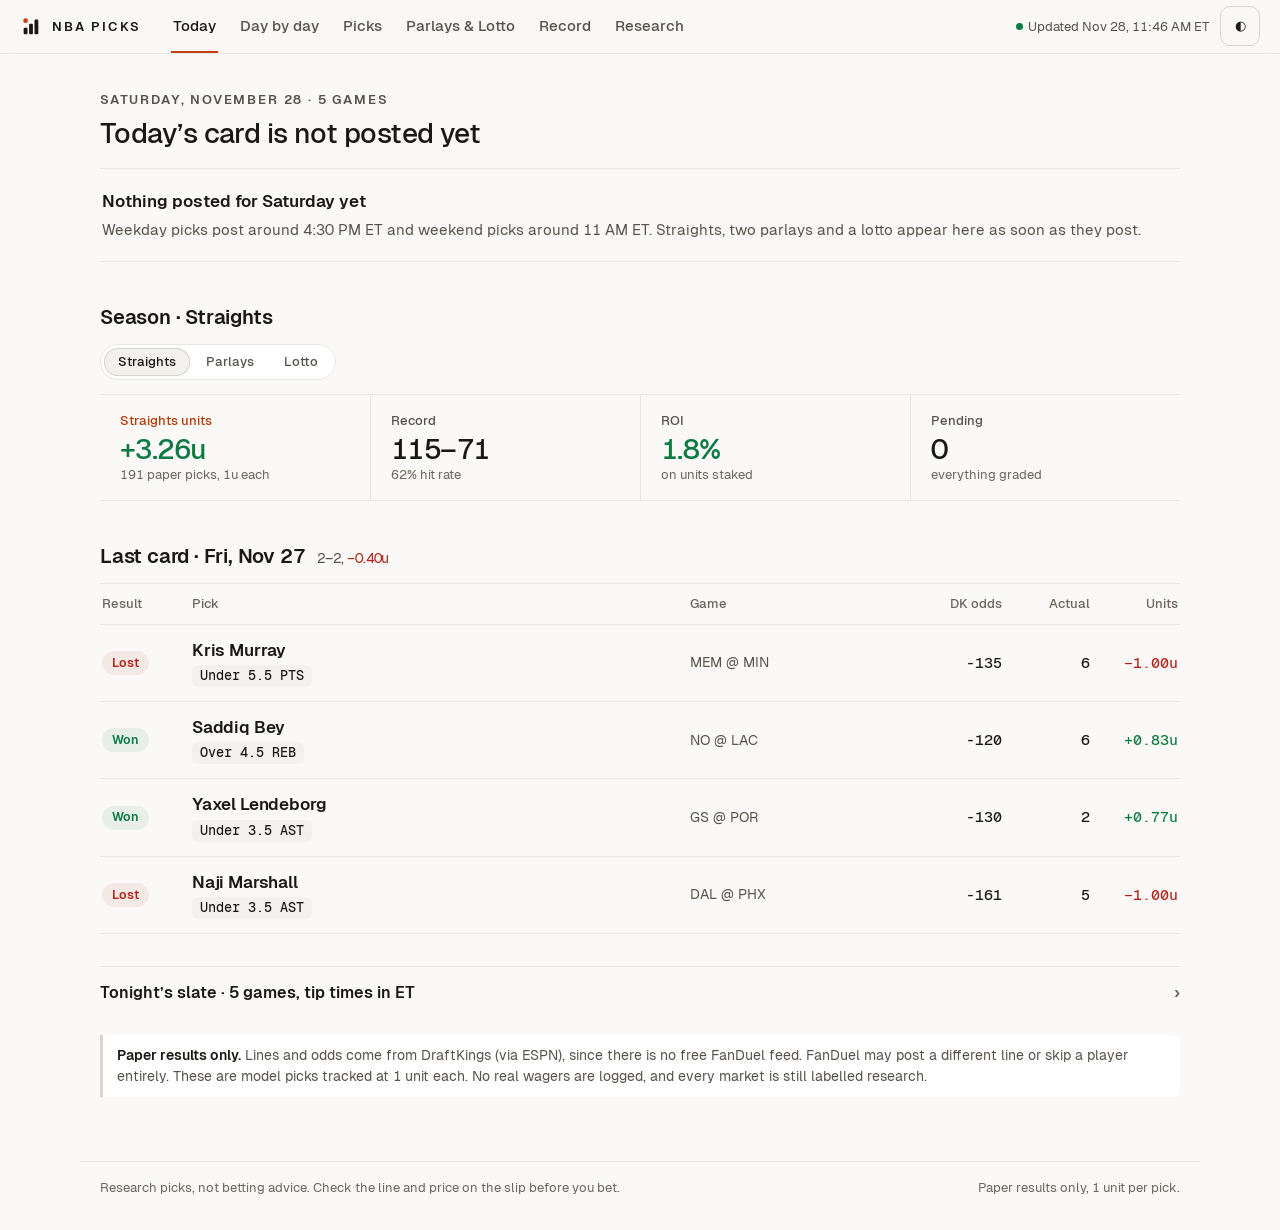
<file: site/app/index.html>
<!doctype html>
<html lang="en">
<head>
<meta charset="utf-8">
<meta name="viewport" content="width=device-width, initial-scale=1, viewport-fit=cover">
<meta name="theme-color" content="#FAF9F7" media="(prefers-color-scheme: light)">
<meta name="theme-color" content="#0B0A09" media="(prefers-color-scheme: dark)">
<meta name="apple-mobile-web-app-capable" content="yes">
<meta name="mobile-web-app-capable" content="yes">
<meta name="apple-mobile-web-app-status-bar-style" content="black-translucent">
<meta name="apple-mobile-web-app-title" content="NBA Picks">
<meta name="format-detection" content="telephone=no">
<title>NBA Picks</title>
<link rel="manifest" href="manifest.webmanifest">
<link rel="apple-touch-icon" sizes="180x180" href="icons/icon-180.png">
<link rel="icon" type="image/svg+xml" href="icons/mark.svg">
<link rel="stylesheet" href="app.css">
<script>try { const t = localStorage.getItem("nba-theme"); if (t) document.documentElement.dataset.theme = t; } catch (e) {}</script>
</head>
<body>
<a class="skip" href="#main">Skip to content</a>
<header class="topbar">
  <a href="#today" class="brand-link" aria-label="NBA Picks, today"><svg class="mark" viewBox="0 0 24 24" aria-hidden="true"><rect x="4" y="14" width="4.2" height="7" rx="1.2" fill="currentColor"/><rect x="9.9" y="9.5" width="4.2" height="11.5" rx="1.2" fill="currentColor"/><rect x="15.8" y="5" width="4.2" height="16" rx="1.2" fill="currentColor"/><circle cx="6.1" cy="6.2" r="2.6" fill="var(--accent)"/></svg><span class="brand-name">NBA Picks</span></a>
  <nav class="tabs" id="tabs" aria-label="Views"></nav>
  <div class="status">
    <span class="meta" id="updated"><span class="live-dot"></span> —</span>
    <button class="btn icon" id="theme" aria-label="Switch light or dark">◐</button>
  </div>
</header>
<main id="main" tabindex="-1"><div class="skeleton"></div><div class="skeleton"></div><div class="skeleton"></div></main>
<nav class="bottom-tabs" id="btabs" aria-label="Main views"></nav>
<footer class="foot">
  <span>Research picks, not betting advice. Check the line and price on the slip before you bet.</span>
  <span>Paper results only, 1 unit per pick.</span>
</footer>
<script id="embedded" type="application/json"></script>
<script src="app.js"></script>
</body>
</html>
</file>
<file: site/app/app.css>
@font-face { font-family: "Geist"; src: url("fonts/Geist-Regular.woff2") format("woff2"); font-weight: 400; font-style: normal; font-display: swap; }
@font-face { font-family: "Geist"; src: url("fonts/Geist-Medium.woff2") format("woff2"); font-weight: 500; font-style: normal; font-display: swap; }
@font-face { font-family: "Geist"; src: url("fonts/Geist-SemiBold.woff2") format("woff2"); font-weight: 600 700; font-style: normal; font-display: swap; }
@font-face { font-family: "Geist Mono"; src: url("fonts/GeistMono-Regular.woff2") format("woff2"); font-weight: 400; font-style: normal; font-display: swap; }
@font-face { font-family: "Geist Mono"; src: url("fonts/GeistMono-Medium.woff2") format("woff2"); font-weight: 500 600; font-style: normal; font-display: swap; }

/* NBA Picks app. The NBA Picks dashboard's tabs and sections, drawn in the Fundamentalist app's design: Geist,
   hairlines instead of boxes, slim top bar with text tabs, bottom tabs on a phone, short rise on view change,
   charts that sweep in. Betting palette: warm "arena at night" neutrals, court orange for the one accent,
   green / red only on results and units (the word Won / Lost always says it too). */
:root {
  --font: "Geist", -apple-system, BlinkMacSystemFont, "SF Pro Text", "Segoe UI", Roboto, sans-serif;
  --mono: "Geist Mono", ui-monospace, "SF Mono", Menlo, monospace;
  --bg: #0B0A09; --panel: #131210; --panel2: #1B1916; --line: rgba(255,240,225,.075); --line2: rgba(255,240,225,.13);
  --text: #F1EEEA; --muted: #A8A39C; --faint: #8F8A83;
  --accent: #FF7A1A; --accent-ink: #FF9A4D; --accent-soft: rgba(255,122,26,.12); --on-accent: #1A0D02;
  --good: #3FD68C; --good-bg: rgba(63,214,140,.10); --good-line: rgba(63,214,140,.35);
  --bad: #FF6B6B; --bad-bg: rgba(255,107,107,.10);
  --hold: #E9C46A; --hold-bg: rgba(233,196,106,.10);
  --neutral: #A8A39C; --neutral-bg: rgba(255,240,225,.06);
  --meter: #F1EEEA; --tick: #FF9A4D;
  --shadow-pop: 0 16px 48px rgba(0,0,0,.55);
  --r-lg: 12px; --r: 10px; --r-sm: 7px; --r-xs: 4px;
  --t-13: 13px; --t-15: 15px; --t-17: 17px; --t-20: 20px; --t-28: 28px; --t-40: 40px;
  --ease: cubic-bezier(.2,.8,.2,1);
  color-scheme: dark;
}
@media (prefers-color-scheme: light) { :root:not([data-theme="dark"]) {
  --bg: #FAF9F7; --panel: #FFFFFF; --panel2: #F3F1EE; --line: #E9E5E0; --line2: #D9D4CD;
  --text: #1A1714; --muted: #57514A; --faint: #6A645C;
  --accent: #C2410C; --accent-ink: #B23A08; --accent-soft: rgba(194,65,12,.08); --on-accent: #FFFFFF;
  --good: #0E7A43; --good-bg: rgba(14,122,67,.08); --good-line: rgba(14,122,67,.35);
  --bad: #B42318; --bad-bg: rgba(180,35,24,.07);
  --hold: #8A5A00; --hold-bg: rgba(160,110,0,.10);
  --neutral: #57514A; --neutral-bg: rgba(0,0,0,.05);
  --meter: #1A1714; --tick: #C2410C;
  --shadow-pop: 0 16px 40px rgba(30,20,10,.14);
  color-scheme: light;
} }
:root[data-theme="light"] {
  --bg: #FAF9F7; --panel: #FFFFFF; --panel2: #F3F1EE; --line: #E9E5E0; --line2: #D9D4CD;
  --text: #1A1714; --muted: #57514A; --faint: #6A645C;
  --accent: #C2410C; --accent-ink: #B23A08; --accent-soft: rgba(194,65,12,.08); --on-accent: #FFFFFF;
  --good: #0E7A43; --good-bg: rgba(14,122,67,.08); --good-line: rgba(14,122,67,.35);
  --bad: #B42318; --bad-bg: rgba(180,35,24,.07);
  --hold: #8A5A00; --hold-bg: rgba(160,110,0,.10);
  --neutral: #57514A; --neutral-bg: rgba(0,0,0,.05);
  --meter: #1A1714; --tick: #C2410C;
  --shadow-pop: 0 16px 40px rgba(30,20,10,.14);
  color-scheme: light;
}
:root[data-theme="dark"] { color-scheme: dark; }


/* names the dashboard code uses for colours (charts are drawn with these) */
:root { --fg: var(--text); --mut: var(--muted); --pos: var(--good); --neg: var(--bad); --info: var(--muted); --warn: var(--hold);
  --acc: var(--accent); --chart: var(--accent); --posbar: var(--good); --negbar: var(--bad); --fd: #1A7FE0; }

* { box-sizing: border-box; }
html, body { margin: 0; background: var(--bg); color: var(--text); font-family: var(--font); font-size: 15px; line-height: 1.5;
  -webkit-font-smoothing: antialiased; font-variant-numeric: tabular-nums; font-synthesis: none; overflow-x: hidden; }
a { color: var(--accent-ink); text-decoration: none; }
button, select { font-family: inherit; }
b, strong, h1, h2, h3, th { font-weight: 600; }
:focus-visible { outline: 2px solid var(--accent); outline-offset: 2px; border-radius: 6px; }
.skip { position: absolute; left: -999px; } .skip:focus { left: 8px; top: 8px; z-index: 99; background: var(--panel); padding: 8px; }
.pos { color: var(--good); } .neg { color: var(--bad); } .mut { color: var(--muted); } .warn { color: var(--hold); }
.num { font-family: var(--mono); font-size: 14px; font-weight: 500; font-variant-numeric: tabular-nums; }

/* ---------------------------------------------------------------- top bar */
body::before { content: ""; position: fixed; inset: 0 0 auto; height: env(safe-area-inset-top, 0px); z-index: 21; background: var(--bg); }
.topbar { position: sticky; top: env(safe-area-inset-top, 0px); z-index: 20; display: flex; align-items: center; gap: 20px; min-height: 52px;
  padding: 0 max(20px, env(safe-area-inset-right)) 0 max(20px, env(safe-area-inset-left));
  background: color-mix(in srgb, var(--bg) 86%, transparent); backdrop-filter: blur(10px); -webkit-backdrop-filter: blur(10px); border-bottom: 1px solid var(--line); }
.brand-link { display: flex; align-items: center; gap: 10px; color: var(--text); min-height: 44px; }
.mark { width: 22px; height: 22px; color: var(--text); flex: none; }
.brand-name { text-transform: uppercase; font-weight: 600; font-size: 13px; letter-spacing: .16em; white-space: nowrap; }
.tabs { display: flex; flex: 1 1 auto; overflow-x: auto; scrollbar-width: none; }
.tabs a { color: var(--muted); padding: 15px 2px; margin: 0 10px; font-weight: 500; white-space: nowrap; transition: color .15s; }
.tabs a:hover { color: var(--text); } .tabs a.active { color: var(--text); box-shadow: inset 0 -2px 0 var(--accent); }
.status { display: flex; align-items: center; gap: 10px; white-space: nowrap; margin-left: auto; }
.meta { color: var(--muted); font-size: 13px; }
.live-dot { width: 7px; height: 7px; border-radius: 50%; background: var(--good); display: inline-block; vertical-align: 1px; margin-right: 2px; }
.live-dot.stale { background: var(--hold); }
.btn { display: inline-flex; align-items: center; justify-content: center; min-height: 34px; padding: 6px 12px; border-radius: var(--r);
  border: 1px solid var(--line2); background: transparent; color: var(--text); font-size: 13px; cursor: pointer; transition: border-color .15s; }
.btn:hover { border-color: var(--accent); } .btn.icon { width: 40px; height: 40px; padding: 0; }

main { max-width: 1120px; margin: 0 auto; padding: 8px max(20px, env(safe-area-inset-right)) 48px max(20px, env(safe-area-inset-left)); min-height: 70vh; outline: none; }
.foot { max-width: 1120px; margin: 0 auto; padding: 16px max(20px, env(safe-area-inset-right)) 32px max(20px, env(safe-area-inset-left));
  border-top: 1px solid var(--line); color: var(--faint); font-size: 13px; display: flex; gap: 8px 16px; flex-wrap: wrap; justify-content: space-between; }

/* ---------------------------------------------------------------- page head */
.hero { padding: 28px 0 4px; }
.eyebrow { margin: 0 0 8px; font-size: 13px; font-weight: 600; letter-spacing: .14em; text-transform: uppercase; color: var(--muted); }
h1 { font-size: var(--t-28); font-weight: 500; letter-spacing: -.02em; line-height: 1.18; margin: 0; text-wrap: balance; }
h2 { font-size: var(--t-20); letter-spacing: -.01em; margin: 40px 0 12px; display: flex; flex-wrap: wrap; gap: 4px 12px; align-items: baseline; text-wrap: balance; }
h2 small { font-size: 14px; font-weight: 400; color: var(--muted); }
.sub { color: var(--muted); margin: 8px 0 0; font-size: 15px; }
.lab2 { font-size: 13px; font-weight: 600; letter-spacing: .12em; text-transform: uppercase; color: var(--muted); margin: 28px 0 10px; }

/* ---------------------------------------------------------------- KPI strip: tiles separated by hairlines */
.kpis { display: grid; grid-template-columns: repeat(4, minmax(0, 1fr)); border-top: 1px solid var(--line); border-bottom: 1px solid var(--line); margin-top: 16px; }
.kpi { padding: 16px 20px; min-width: 0; }
.kpi + .kpi { border-left: 1px solid var(--line); }
.kpi .l { font-size: 13px; color: var(--muted); font-weight: 500; }
.kpi .v { font-size: var(--t-28); font-weight: 500; letter-spacing: -.02em; line-height: 1.15; margin-top: 2px; white-space: nowrap; }
.kpi .s { font-size: 13px; color: var(--faint); }
.kpi.main .l { color: var(--accent-ink); }

/* ---------------------------------------------------------------- pills */
.pill { display: inline-flex; align-items: center; height: 24px; padding: 0 10px; border-radius: 999px; font-size: 12.5px; font-weight: 600; white-space: nowrap; }
.pill.win { color: var(--good); background: var(--good-bg); }
.pill.loss { color: var(--bad); background: var(--bad-bg); }
.pill.pending { color: var(--muted); box-shadow: inset 0 0 0 1px var(--line2); }
.pill.void, .pill.push { color: var(--neutral); background: var(--neutral-bg); }
.pill.paper { color: var(--muted); box-shadow: inset 0 0 0 1px var(--line2); }

/* ---------------------------------------------------------------- bet list: flat rows on hairlines */
.bl { list-style: none; margin: 0; padding: 0; border-top: 1px solid var(--line); }
.row { display: grid; grid-template-columns: 76px minmax(0, 1.7fr) minmax(0, .8fr) 70px 74px 74px; gap: 14px; align-items: center; padding: 14px 2px;
  border-bottom: 1px solid var(--line); transition: background .15s; }
.row:not(.hd):hover { background: color-mix(in srgb, var(--panel) 70%, transparent); }
.row.hd { font-size: 13px; font-weight: 500; color: var(--faint); padding-block: 10px; }
.row.hd span:nth-child(n+4) { text-align: right; }
.row .who { min-width: 0; }
.row .who > b { font-size: 17px; font-weight: 600; letter-spacing: -.01em; display: block; line-height: 1.3; }
.bet { display: inline-block; font-family: var(--mono); font-size: 13.5px; font-weight: 500; color: var(--text); background: var(--panel2); border-radius: 6px; padding: 1px 8px; margin-top: 4px; white-space: nowrap; }
.row .gm { color: var(--muted); font-size: 14px; }
.row .odds, .row .act, .row .un { text-align: right; font-family: var(--mono); font-size: 15px; font-weight: 500; white-space: nowrap; }
.row .act { color: var(--muted); } .row .act b { color: var(--text); } .row .un { font-weight: 600; }
.legs { display: grid; gap: 6px; margin-top: 8px; font-size: 14px; color: var(--muted); }
.leg { display: flex; gap: 7px; align-items: baseline; flex-wrap: wrap; }
.leg::before { content: "○"; color: var(--faint); width: 12px; } .leg.win::before { content: "✓"; color: var(--good); } .leg.loss::before { content: "✗"; color: var(--bad); }
.leg .lg { font-size: 13px; color: var(--faint); padding: 0 8px; border-left: 1px solid var(--line2); white-space: nowrap; }
.leg b { color: var(--text); font-family: var(--mono); font-size: 13px; font-weight: 500; white-space: nowrap; }

/* bet buttons: DraftKings in the accent, FanDuel in its own blue, so they read at a glance */
.bb { display: flex; gap: 6px; flex-wrap: wrap; margin-top: 8px; }
a.dk { display: inline-flex; align-items: center; min-height: 30px; padding: 4px 12px; border-radius: 999px; font-size: 13px; font-weight: 600; white-space: nowrap;
  color: var(--on-accent); background: var(--accent); transition: filter .15s, transform .15s var(--ease); }
a.dk.fd { background: var(--fd); color: #fff; }
a.dk:hover { filter: brightness(1.08); } a.dk:active { transform: scale(.97); }
.g a.dk { margin-top: 8px; }

/* ---------------------------------------------------------------- tickets, games, notes */
.tk { border-bottom: 1px solid var(--line); padding: 14px 2px; }
.games { display: grid; grid-template-columns: repeat(auto-fill, minmax(160px, 1fr)); gap: 0; border-top: 1px solid var(--line); margin-top: 8px; }
.g { padding: 12px 2px; border-bottom: 1px solid var(--line); }
.g b { font-size: 16px; } .g span { display: block; font-family: var(--mono); font-size: 13px; color: var(--muted); }
details.fold { margin-top: 32px; border-top: 1px solid var(--line); }
details.fold > summary { cursor: pointer; font-weight: 600; font-size: 16px; padding: 14px 0; list-style: none; display: flex; justify-content: space-between; align-items: center; gap: 12px; }
details.fold > summary::-webkit-details-marker { display: none; }
details.fold > summary::after { content: "›"; color: var(--faint); transition: transform .2s var(--ease); }
details.fold[open] > summary::after { transform: rotate(90deg); }
.note { border-left: 3px solid var(--accent); background: var(--accent-soft); border-radius: 0 var(--r-sm) var(--r-sm) 0; padding: 10px 14px; font-size: 14px; margin: 16px 0; line-height: 1.5; }
.note.w { border-color: var(--line2); background: var(--panel); color: var(--muted); } .note.w b { color: var(--text); }
.empty { border-top: 1px solid var(--line); border-bottom: 1px solid var(--line); padding: 20px 2px; color: var(--muted); }
.empty b { color: var(--text); font-size: 17px; display: block; margin-bottom: 4px; }
.hl { display: flex; flex-wrap: wrap; gap: 8px; }
.chip { border: 1px solid var(--line); border-radius: var(--r-sm); padding: 6px 10px; display: flex; flex-direction: column; }
.chip span { font-size: 12px; color: var(--muted); } .chip b { font-family: var(--mono); font-size: 13px; font-weight: 500; }

/* ---------------------------------------------------------------- filters */
.tools { display: flex; flex-wrap: wrap; gap: 8px 12px; align-items: center; margin: 12px 0 14px; }
.seg { display: inline-flex; flex-wrap: wrap; gap: 2px; padding: 3px; border-radius: 999px; background: var(--panel); border: 1px solid var(--line); }
.seg button { background: none; border: 0; color: var(--muted); padding: 6px 14px; border-radius: 999px; font-size: 13px; font-weight: 500; cursor: pointer; transition: color .15s, background .15s; }
.seg button[aria-pressed=true] { background: var(--panel2); color: var(--text); box-shadow: inset 0 0 0 1px var(--line2); }
select { background: var(--panel); color: var(--text); border: 1px solid var(--line2); border-radius: var(--r); padding: 7px 10px; font-size: 14px; max-width: 100%; }

/* ---------------------------------------------------------------- tables */
.tw { overflow-x: auto; max-width: 100%; border-top: 1px solid var(--line); }
table { width: 100%; border-collapse: collapse; font-size: 14px; }
th { text-align: left; font-size: 13px; font-weight: 500; color: var(--faint); padding: 10px; border-bottom: 1px solid var(--line); white-space: nowrap; }
td { padding: 10px; border-bottom: 1px solid var(--line); vertical-align: top; }
tbody tr:hover { background: color-mix(in srgb, var(--panel) 70%, transparent); }
td.n, th.n { text-align: right; font-family: var(--mono); white-space: nowrap; }

/* ---------------------------------------------------------------- day by day */
details.day { border-bottom: 1px solid var(--line); }
details.day:first-of-type { border-top: 1px solid var(--line); }
.dh { display: flex; flex-wrap: wrap; gap: 8px 16px; align-items: center; justify-content: space-between; padding: 14px 2px; }
.dh::-webkit-details-marker { display: none; }
.dh h3 { margin: 0; font-size: 17px; font-weight: 600; }
.dh .chips { display: flex; gap: 8px; flex-wrap: wrap; }
.db { padding: 0 0 16px; display: grid; gap: 10px; }

/* ---------------------------------------------------------------- record */
.panel { padding: 8px 0; min-width: 0; border-top: 1px solid var(--line); }
.cols { display: grid; grid-template-columns: minmax(0, 3fr) minmax(0, 2fr); gap: 40px; }
.chart { position: relative; width: 100%; }
.chart svg { display: block; width: 100%; height: auto; overflow: visible; }
.chart path.ln { stroke-dasharray: 1; animation: draw 1.1s var(--ease) both; }
.chart path.area { animation: fadein .6s .5s both; }
.chart rect { transform-box: fill-box; transform-origin: bottom; animation: growy .6s var(--ease) both; }
@keyframes draw { from { stroke-dashoffset: 1; } to { stroke-dashoffset: 0; } }
@keyframes fadein { from { opacity: 0; } }
@keyframes growy { from { transform: scaleY(0); } }
.chart svg text { fill: var(--faint); }
.tip { position: absolute; pointer-events: none; background: var(--panel); border: 1px solid var(--line2); border-radius: var(--r-sm); padding: 6px 10px; font-size: 13px;
  box-shadow: var(--shadow-pop); white-space: nowrap; z-index: 3; transform: translate(-50%, -110%); }
.bars { display: grid; gap: 12px; padding-top: 8px; }
.bar2 { display: grid; grid-template-columns: 84px minmax(0, 1fr) 78px; gap: 12px; align-items: center; font-size: 14px; }
.bar2 .num { text-align: right; }
.track { height: 6px; border-radius: 3px; background: var(--line2); overflow: hidden; margin-bottom: 4px; }
.track i { display: block; height: 100%; background: var(--good); border-radius: 3px; transform-origin: left; animation: grow .9s var(--ease) both; }
@keyframes grow { from { transform: scaleX(0); } }

/* ---------------------------------------------------------------- motion: a short rise on view change (from a visible start) */
.view.enter > * { animation: rise .32s var(--ease) both; }
.view.enter > *:nth-child(2) { animation-delay: 30ms; } .view.enter > *:nth-child(3) { animation-delay: 60ms; } .view.enter > *:nth-child(n+4) { animation-delay: 90ms; }
@keyframes rise { from { opacity: .001; transform: translateY(6px); } }
.skeleton { height: 64px; border-bottom: 1px solid var(--line); background: linear-gradient(90deg, transparent, var(--panel), transparent); background-size: 200% 100%; animation: sh 1.2s linear infinite; }
@keyframes sh { from { background-position: 200% 0; } to { background-position: -200% 0; } }
@media (prefers-reduced-motion: reduce) { *, *::before, *::after { animation: none !important; transition: none !important; } }

/* ---------------------------------------------------------------- tablet */
@media (max-width: 960px) {
  .brand-name { display: none; } .tabs a { margin: 0 7px; } #updated { display: none; }
  .cols { grid-template-columns: minmax(0, 1fr); gap: 0; }
  .kpis { grid-template-columns: repeat(2, minmax(0, 1fr)); }
  .kpi:nth-child(odd) { border-left: 0; } .kpi:nth-child(n+3) { border-top: 1px solid var(--line); }
}

/* ---------------------------------------------------------------- iPhone */
.bottom-tabs { display: none; }
@media (max-width: 640px) {
  html { -webkit-text-size-adjust: 100%; }
  .topbar { padding-top: 6px; padding-bottom: 6px; gap: 8px; }
  .topbar .tabs { display: none; } .brand-name { display: inline; }
  #updated { display: inline; font-size: 12px; }
  main { padding: 0 max(16px, env(safe-area-inset-right)) calc(96px + env(safe-area-inset-bottom)) max(16px, env(safe-area-inset-left)); }
  .foot { padding-bottom: calc(96px + env(safe-area-inset-bottom)); }
  .btn.icon { width: 44px; height: 44px; }
  .bottom-tabs { display: grid; grid-template-columns: repeat(6, 1fr); position: fixed; left: 0; right: 0; bottom: 0; z-index: 30;
    padding: 4px max(2px, env(safe-area-inset-right)) env(safe-area-inset-bottom) max(2px, env(safe-area-inset-left));
    background: color-mix(in srgb, var(--bg) 90%, transparent); backdrop-filter: blur(12px); -webkit-backdrop-filter: blur(12px); border-top: 1px solid var(--line); }
  .bottom-tabs a { display: flex; flex-direction: column; align-items: center; justify-content: center; gap: 3px; min-height: 54px; color: var(--muted); font-size: 11px; font-weight: 500; }
  .bottom-tabs a svg { width: 22px; height: 22px; }
  .bottom-tabs a.active { color: var(--text); } .bottom-tabs a.active svg { color: var(--accent); }
  h1 { font-size: 24px; } h2 { font-size: 19px; margin-top: 32px; }
  .hero { padding-top: 20px; }
  .kpi { padding: 12px; } .kpi .v { font-size: var(--t-20); }
  .row.hd { display: none; }
  .row { grid-template-columns: minmax(0, 1fr) auto auto; grid-template-areas: "who res un" "gm act odds"; gap: 6px 12px; padding: 14px 0; }
  .row .who { grid-area: who; } .row .res { grid-area: res; } .row .un { grid-area: un; } .row .gm { grid-area: gm; }
  .row .act { grid-area: act; font-size: 13px; } .row .odds { grid-area: odds; font-size: 14px; }
  .row.tkr { grid-template-columns: minmax(0, 1fr) auto auto auto; grid-template-areas: "who who who who" "gm odds res un"; } .row.tkr .act { display: none; }
  .row .act:not(:empty)::before { content: attr(data-l) " "; font-family: var(--font); font-size: 12px; }
  .leg .lg { flex-basis: 100%; border: 0; padding: 0 0 0 19px; margin-top: -2px; }
  a.dk { min-height: 40px; padding: 6px 14px; font-size: 14px; }
  .bar2 { grid-template-columns: 64px minmax(0, 1fr) 70px; }
  .seg button { padding: 8px 12px; }
}
</file>
